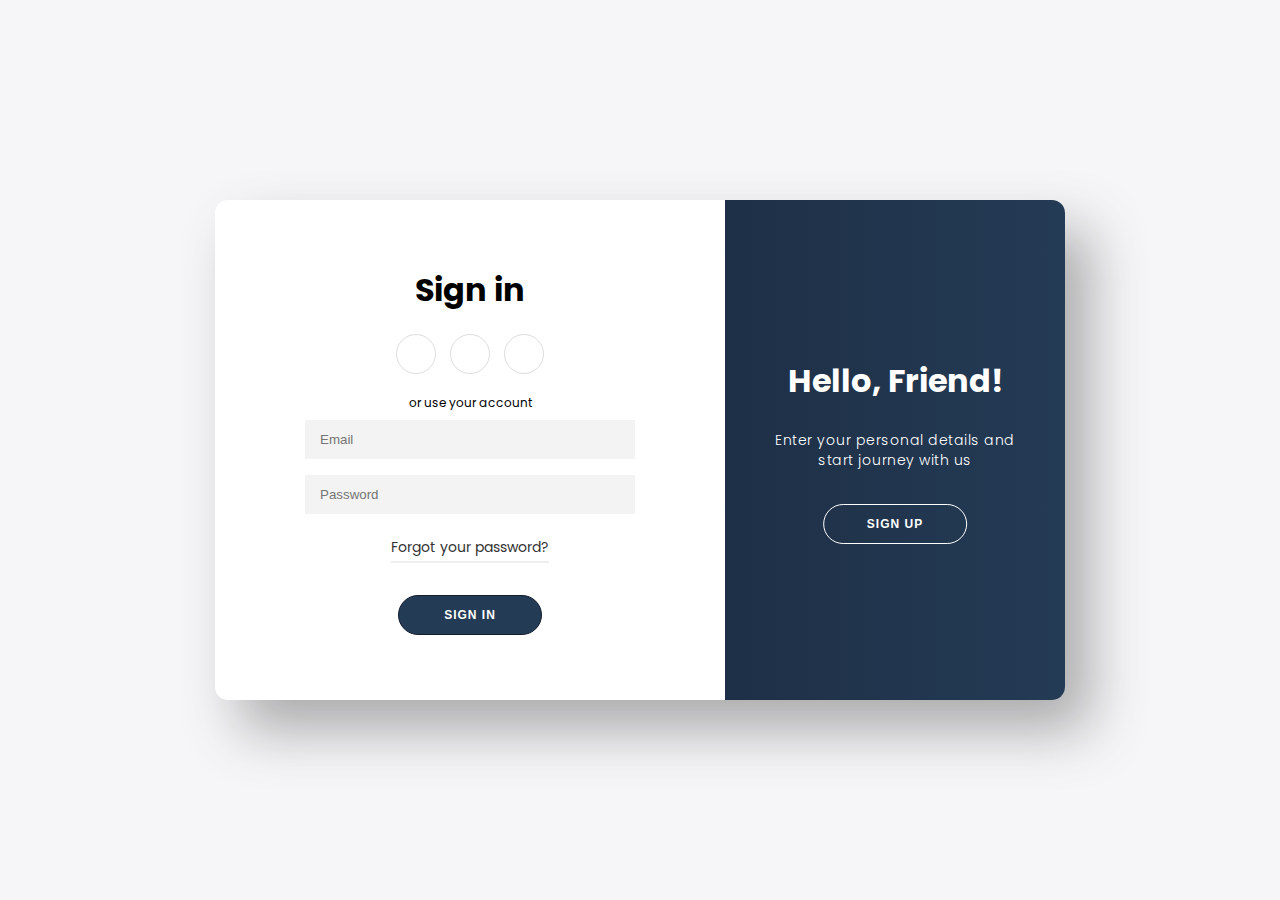
<file: forms/index.html>
<!DOCTYPE html>
<html lang="en">

<head>
    <meta charset="UTF-8">
    <meta http-equiv="X-UA-Compatible" content="IE=edge">
    <meta name="viewport" content="width=device-width, initial-scale=1.0">
    <title>Sign in || Sign up from</title>
    <!-- font awesome icons -->
    <link rel="stylesheet" href="https://cdnjs.cloudflare.com/ajax/libs/font-awesome/6.1.1/css/all.min.css"
        integrity="sha512-KfkfwYDsLkIlwQp6LFnl8zNdLGxu9YAA1QvwINks4PhcElQSvqcyVLLD9aMhXd13uQjoXtEKNosOWaZqXgel0g=="
        crossorigin="anonymous" referrerpolicy="no-referrer" />
    <!-- css stylesheet -->
    <link rel="stylesheet" href="style.css">
</head>

<body>

    <div class="container" id="container">
        <div class="form-container sign-up-container">
            <form action="#">
                <h1>Create Account</h1>
                <div class="social-container">
                    <a href="#" class="social"><i class="fab fa-facebook-f"></i></a>
                    <a href="#" class="social"><i class="fab fa-google-plus-g"></i></a>
                    <a href="#" class="social"><i class="fab fa-linkedin-in"></i></a>
                </div>
                <span>or use your email for registration</span>
                <div class="infield">
                    <input type="text" placeholder="Name" />
                    <label></label>
                </div>
                <div class="infield">
                    <input type="email" placeholder="Email" name="email" />
                    <label></label>
                </div>
                <div class="infield">
                    <input type="password" placeholder="Password" />
                    <label></label>
                </div>
                <button>Sign Up</button>
            </form>
        </div>
        <div class="form-container sign-in-container">
            <form action="#">
                <h1>Sign in</h1>
                <div class="social-container">
                    <a href="#" class="social"><i class="fab fa-facebook-f"></i></a>
                    <a href="#" class="social"><i class="fab fa-google-plus-g"></i></a>
                    <a href="#" class="social"><i class="fab fa-linkedin-in"></i></a>
                </div>
                <span>or use your account</span>
                <div class="infield">
                    <input type="email" placeholder="Email" name="email" />
                    <label></label>
                </div>
                <div class="infield">
                    <input type="password" placeholder="Password" />
                    <label></label>
                </div>
                <a href="#" class="forgot">Forgot your password?</a>
                <button>Sign In</button>
            </form>
        </div>
        <div class="overlay-container" id="overlayCon">
            <div class="overlay">
                <div class="overlay-panel overlay-left">
                    <h1>Welcome Back!</h1>
                    <p>To keep connected with us please login with your personal info</p>
                    <button>Sign In</button>
                </div>
                <div class="overlay-panel overlay-right">
                    <h1>Hello, Friend!</h1>
                    <p>Enter your personal details and start journey with us</p>
                    <button>Sign Up</button>
                </div>
            </div>
            <button id="overlayBtn"></button>
        </div>
    </div>

    <!-- <footer>
        <mark>See more on <a href="https://www.youtube.com/channel/UCHIkJZkap10qGFHq5ViIExg">Karacode</a></mark>
    </footer> -->

    <!-- js code -->
    <script>
        const container = document.getElementById('container');
        const overlayCon = document.getElementById('overlayCon');
        const overlayBtn = document.getElementById('overlayBtn');

        overlayBtn.addEventListener('click', () => {
            container.classList.toggle('right-panel-active');

            // overlayBtn.classList.remove('scaleBtn');
            // window.requestAnimationFrame(() => {
            //     overlayBtn.classList.add('btnScaled');
            // })
        })
    </script>

</body>

</html>
</file>
<file: forms/style.css>
@import url('https://fonts.googleapis.com/css2?family=Poppins:wght@100;200;300;400;500;600;700;800;900&display=swap');

* {
    padding: 0px;
    margin: 0px;
    box-sizing: border-box;
}

:root {
    --linear-grad: linear-gradient(to right, #141E30, #243B55);
    --grad-clr1: #141E30;
    --grad-clr2: #243B55;
}

body {
    height: 100vh;
    background: #f6f5f7;
    display: grid;
    place-content: center;
    font-family: 'Poppins', sans-serif;
}

.container {
    position: relative;
    width: 850px;
    height: 500px;
    background-color: #fff;
    box-shadow: 25px 30px 55px #5557;
    border-radius: 13px;
    overflow: hidden;
}

.form-container {
    position: absolute;
    width: 60%;
    height: 100%;
    padding: 0px 40px;
    transition: all 0.6s ease-in-out;
}

.sign-up-container {
    opacity: 0;
    z-index: 1;
}

form {
    height: 100%;
    display: flex;
    flex-direction: column;
    align-items: center;
    justify-content: center;
    padding: 0px 50px;
}


h1 {
    font-weight: bold;
    margin: 0;
}

.social-container {
    margin: 20px 0px;
}

.social-container a {
    border: 1px solid #ddd;
    border-radius: 50%;
    display: inline-flex;
    justify-content: center;
    align-items: center;
    margin: 0px 5px;
    height: 40px;
    width: 40px;
}

span {
    font-size: 12px;
}

.infield {
    position: relative;
    margin: 8px 0px;
    width: 100%;
}

input {
    width: 100%;
    padding: 12px 15px;
    background-color: #f3f3f3;
    border: none;
    outline: none;
}


label {
    position: absolute;
    left: 50%;
    top: 100%;
    transform: translateX(-50%);
    width: 0%;
    height: 2px;
    background-color: var(--linear-grad);
    transition: 0.3s;
}

input:focus~label {
    width: 100%;
}

a {
    color: #333;
    font-size: 14px;
    text-decoration: none;
    margin: 15px 0px;
}

a.forgot {
    padding-bottom: 3px;
    border-bottom: 2px solid #eee;
}

button {
    border-radius: 20px;
    border: 1px solid var(--grad-clr1);
    background-color: var(--grad-clr2);
    color: #fff;
    font-size: 12px;
    font-weight: bold;
    padding: 12px 45px;
    letter-spacing: 1px;
    text-transform: uppercase;
}

.form-container button {
    margin-top: 17px;
    transition: 80ms ease-in-out;
}

.form-container button:hover {
    background: #fff;
    color: var(--grad-clr1);
}

.overlay-container {
    position: absolute;
    top: 0;
    left: 60%;
    width: 40%;
    height: 100%;
    overflow: hidden;
    transition: transform 0.5s ease-in-out;
    z-index: 9;
}

#overlayBtn {
    color: pointer;
    position: absolute;
    left: 50%;
    top: 304px;
    transform: translateX(-50%);
    width: 143.67px;
    height: 40px;
    border: 1px solid #fff;
    background: transparent;
    border-radius: 20px;
}

.overlay {
    position: relative;
    background: var(--linear-grad);
    color: #fff;
    left: -150%;
    height: 100%;
    width: 250%;
    transition: transform 0.6s ease-in-out;

}

.overlay-panel {
    position: absolute;
    display: flex;
    align-items: center;
    justify-content: center;
    flex-direction: column;
    padding: 0 40px;
    text-align: center;
    height: 100%;
    width: 340px;
    transform: 0.6s ease-in-out;

}

.overlay-left {
    right: 64%;
    transform: translateX(-12%);
}

.overlay-right {
    right: 0;
    transform: translateX(0%);
}

.overlay-panel h1 {
    color: #fff;
}

p {
    font-size: 14px;
    font-weight: 300;
    line-height: 20px;
    letter-spacing: 0.5px;
    margin: 25px 0 35px;
}

.overlay-panel button {
    border: none;
    background-color: transparent;
}


.right-panel-active .overlay-container {
    transform: translateX(-150%);
}

.right-panel-active .overlay {
    transform: translateX(50%);
}

.right-panel-active .overlay-left {
    transform: translateX(35%);
}

.right-panel-active .sign-in-container {
    transform: translateX(20%);
    opacity: 0;
}

.right-panel-active .sign-in-container {
    transform: translateX(66.7%);
    opacity: 1;
    z-index: 5;
    animation: show 0.6s;
}

 @keyframes show {

    0%,
    50% {
        opacity: 0;
        z-index: 1;
    }

    50.1%,
    100% {
        opacity: 1;
        z-index: 5;
    }
}

.btnScaled {
    animation: scaleBtn 0.6s;
}

@keyframes scaleBtn {
    0% {
        width: 143.67px;
    }

    50% {
        width: 250px;
    }

    100% {
        width: 143.67px;
    }
}
</file>
